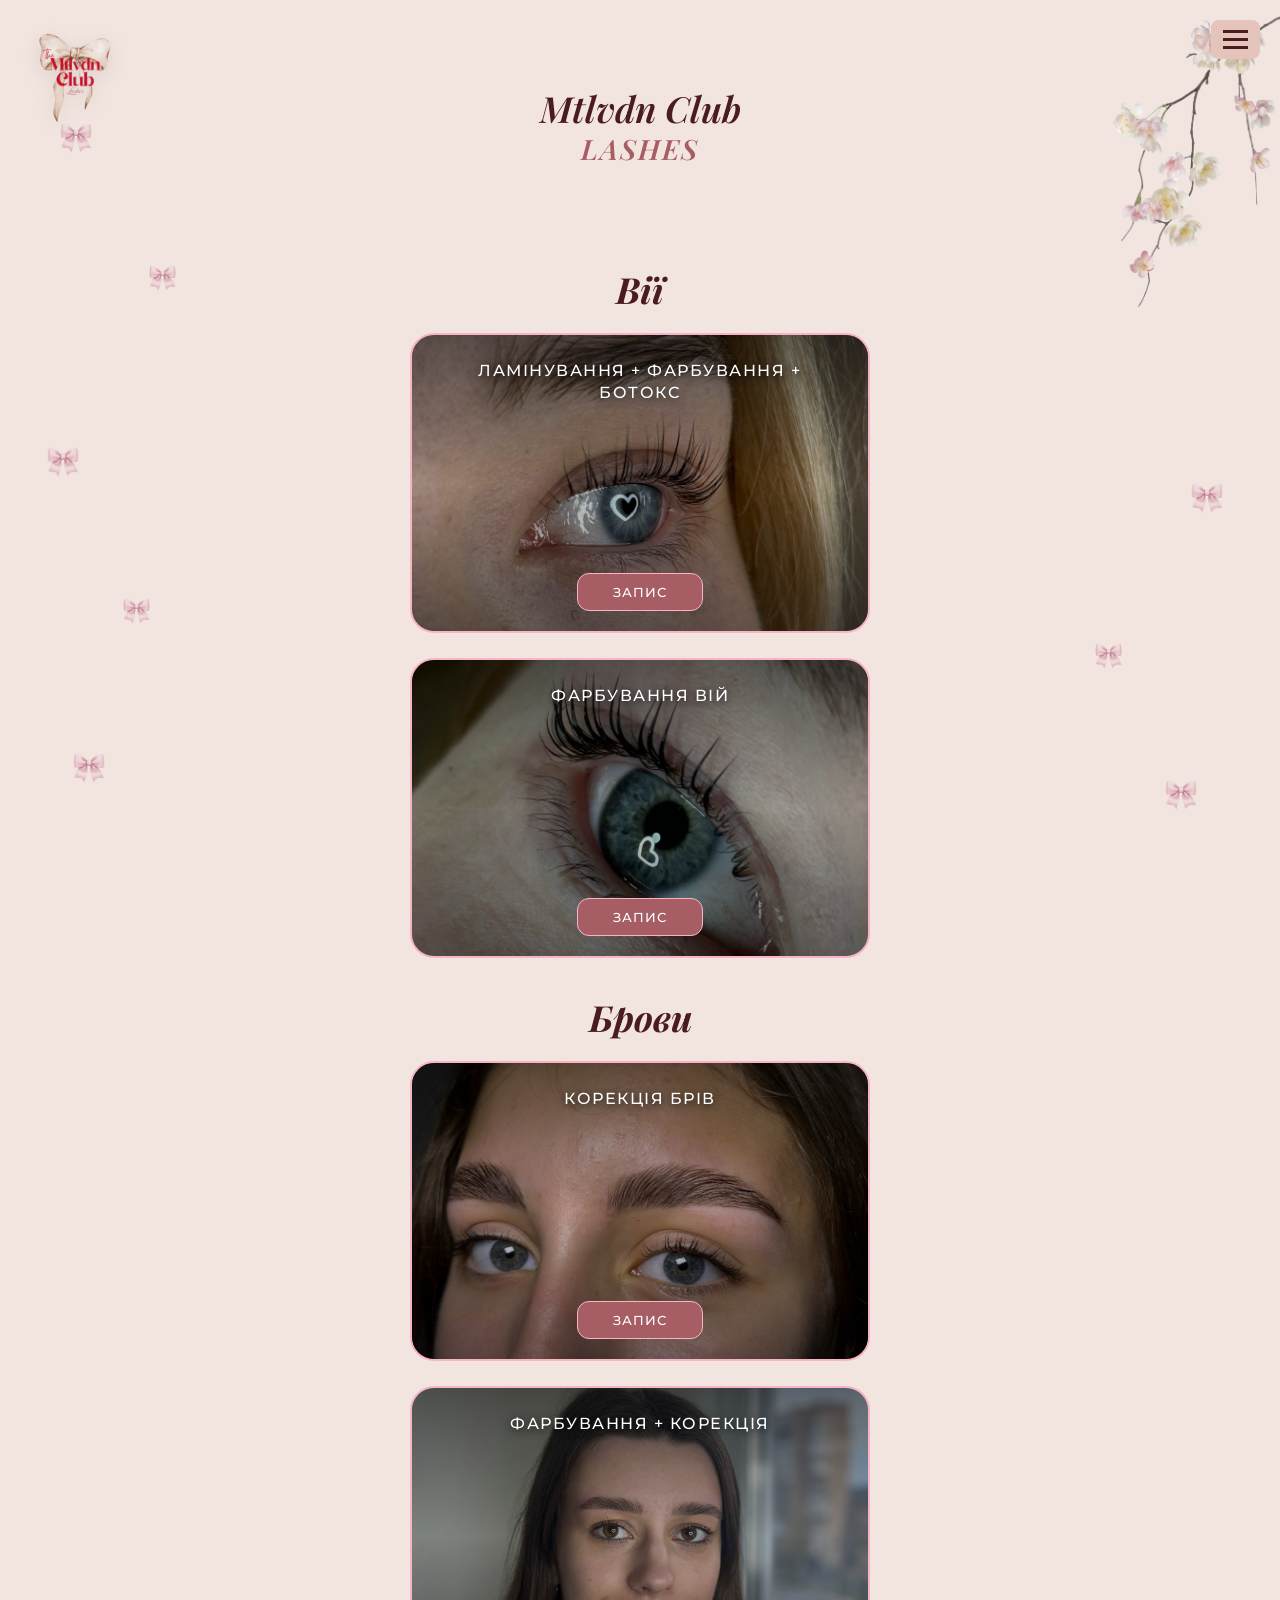
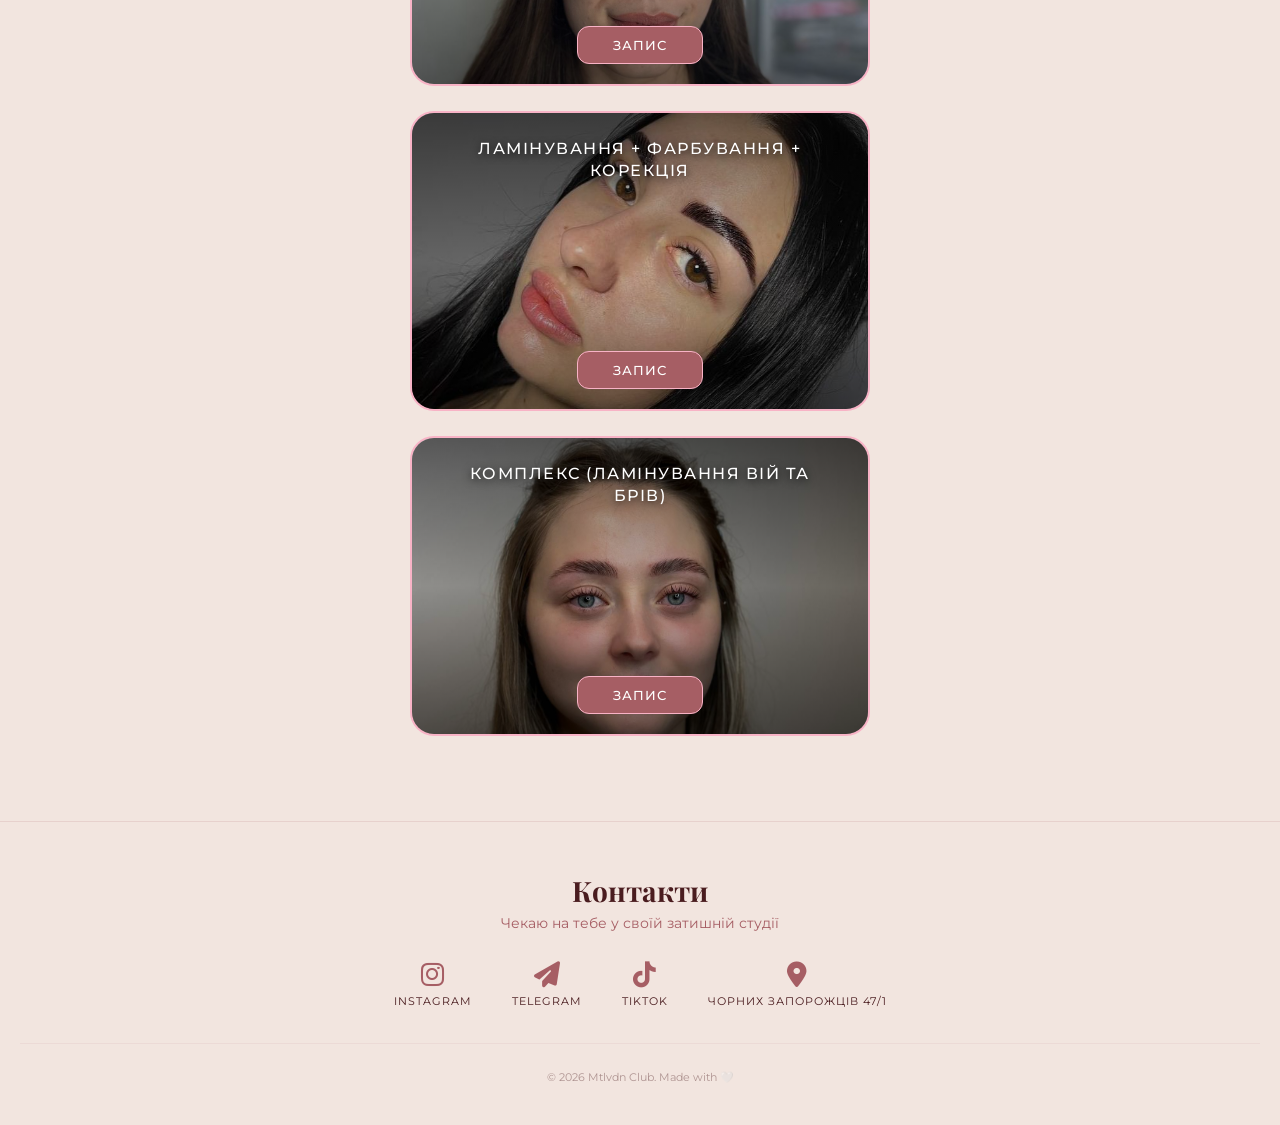
<file: index.html>
<!DOCTYPE html>
<html lang="uk">
<head>
    <meta charset="UTF-8">
    <meta name="viewport" content="width=device-width, initial-scale=1.0">
    <title>Mtlvdn Club Lashes</title>
    <link rel="stylesheet" href="style.css">
    <link rel="stylesheet" href="https://cdnjs.cloudflare.com/ajax/libs/font-awesome/6.5.1/css/all.min.css">
    <link href="https://fonts.googleapis.com/css2?family=Montserrat:wght@300;400;500;600&display=swap" rel="stylesheet">
    <link href="https://fonts.googleapis.com/css2?family=Playfair+Display:ital,wght@0,400;0,700;1,600&display=swap" rel="stylesheet">
</head>
<body style="background-color: #f2e5df;">

    <header class="hero">
        <div class="bow bow-1"></div>
        <div class="bow bow-2"></div>
        <div class="bow bow-3"></div>
        <div class="bow bow-4"></div>
        <div class="bow bow-5"></div>
        <div class="bow bow-6"></div>
        <div class="bow bow-7"></div>
        <div class="bow bow-8"></div>
        <div class="bow bow-9"></div>
        <div class="bow bow-10"></div>


        <a href="index.html">
            <img src="images/logo.png" alt="Логотип" class="main-logo">
        </a>

        <div class="header-title">
            <span class="main-text">Mtlvdn Club</span>
            <span class="sub-text">Lashes</span>
        </div>

        <div class="menu-toggle" id="mobile-menu" style="z-index: 9999 !important; cursor: pointer;" 
             onclick="
                this.classList.toggle('active');
                var m = document.getElementById('actual-menu');
                if(m.style.display === 'flex') { m.style.display = 'none'; } else { m.style.display = 'flex'; }
             ">
            <span class="bar"></span>
            <span class="bar"></span>
            <span class="bar"></span>
        </div>

        <nav class="nav-menu" id="actual-menu" style="display: none; position: fixed; top: 0; left: 0; width: 100%; height: 100%; background: rgba(242, 229, 223, 0.98); justify-content: center; align-items: center; z-index: 9998 !important;" 
             onclick="
                document.getElementById('mobile-menu').classList.remove('active'); 
                this.style.display = 'none';
             ">
            <div class="menu-glass-box" style="background: rgba(255, 255, 255, 0.4); backdrop-filter: blur(15px); -webkit-backdrop-filter: blur(15px); border: 1px solid rgba(248, 179, 198, 0.5); border-radius: 35px; padding: 30px; width: 85%; max-width: 360px; box-shadow: 0 15px 35px rgba(74, 28, 31, 0.08);" onclick="event.stopPropagation();">
                <ul style="list-style: none; padding: 0; margin: 0; width: 100%;">
                    <li><a href="services.html" class="menu-btn-item">Послуги</a></li>
                    <li><a href="about.html" class="menu-btn-item">Про мене</a></li>
                    <li><a href="faq.html" class="menu-btn-item">Часті питання</a></li>
                    <li><a href="#contacts" class="menu-btn-item" onclick="document.getElementById('actual-menu').style.display = 'none'; document.getElementById('mobile-menu').classList.remove('active');">Контакти</a></li>
                    <li><a href="javascript:void(0)" onclick="document.getElementById('actual-menu').style.display = 'none'; document.getElementById('mobile-menu').classList.remove('active'); openModal();" class="menu-btn-item special">Записатися</a></li>
                </ul>
            </div>
        </nav>
        <img src="images/sakura.png" alt="Sakura" class="sakura-top-right">
    </header>

    <main id="services" class="services-section animate-fade">
        <h2 class="category-title">Вії</h2>
        
        <div class="service-item bg-card" style="background-image: url('images/lashes1.jpg');">
            <div class="card-content">
                <h3 class="card-name">Ламінування + фарбування + ботокс</h3>
                <button class="card-btn" onclick="openModal('Ламінування+фарбування+ботокс (500грн)')">ЗАПИС</button>
            </div>
        </div>

        <div class="service-item bg-card" style="background-image: url('images/lashes2.jpg');">
            <div class="card-content">
                <h3 class="card-name">Фарбування вій</h3>
                <button class="card-btn" onclick="openModal('Фарбування вій (150 грн)')">ЗАПИС</button>
            </div>
        </div>

        <h2 class="category-title">Брови</h2>

        <div class="service-item bg-card" style="background-image: url('images/brows1.jpg');">
            <div class="card-content">
                <h3 class="card-name">Корекція брів</h3>
                <button class="card-btn" onclick="openModal('Корекція брів (200 грн)')">ЗАПИС</button>
            </div>
        </div>

        <div class="service-item bg-card" style="background-image: url('images/brows2.jpg');">
            <div class="card-content">
                <h3 class="card-name">Фарбування + корекція</h3>
                <button class="card-btn" onclick="openModal('Фарбування+корекція (400 грн)')">ЗАПИС</button>
            </div>
        </div>

        <div class="service-item bg-card" style="background-image: url('images/brows3.jpg');">
            <div class="card-content">
                <h3 class="card-name">Ламінування + фарбування + корекція</h3>
                <button class="card-btn" onclick="openModal('Ламінування+фарбування+корекція (600грн)')">ЗАПИС</button>
            </div>
        </div>

        <div class="service-item bg-card" style="background-image: url('images/complex.jpg'); position: relative; height: 300px; border-radius: 24px; background-size: cover; background-position: center; overflow: hidden; display: flex; flex-direction: column; justify-content: flex-end;">
            <div class="card-content" style="width: 100%; padding: 25px 15px 20px 15px; box-sizing: border-box; display: flex; flex-direction: column; align-items: center;">
                <h3 class="card-name" style="text-shadow: 0 2px 8px rgba(0, 0, 0, 0.9);">Комплекс (Ламінування вій та брів)</h3>
                <button class="card-btn" onclick="openModal('Комплекс (1000 грн)')">ЗАПИС</button>
            </div>
        </div>
    </main>
            
    <div id="bookingModal" class="modal">
        <div class="modal-overlay" onclick="closeModal()"></div>
        <div class="modal-content">
            <span class="close-modal" onclick="closeModal()">&times;</span>
            <h2 class="modal-title">Запишіться на прийом</h2>
            
            <form id="bookingForm">
                <div class="input-group">
                    <label>Оберіть послугу:</label>
                    <select id="service" name="service" class="modal-input" required>
                        <option value="" disabled selected>Виберіть з переліку...</option>
                        <optgroup label="Вії">
                            <option value="Ламінування+фарбування+ботокс (500грн)">Ламінування+фарбування+ботокс — 500 грн</option>
                            <option value="Фарбування вій (150 грн)">Фарбування вій — 150 грн</option>
                        </optgroup>
                        <optgroup label="Брови">
                            <option value="Корекція брів (200 грн)">Корекція брів — 200 грн</option>
                            <option value="Фарбування+корекція (400 грн)">Фарбування+корекція — 400 грн</option>
                            <option value="Ламінування+фарбування+корекція (600грн)">Ламінування+фарбування+корекція — 600 грн</option>
                            <option value="Депіляція над верхньою губою (200грн)">Депіляція над верхньою губою — 200 грн</option>
                        </optgroup>
                        <optgroup label="Комплекси">
                            <option value="Комплекс (1000 грн)">Комплекс (Корекція, ламінування та фарбування брів та вій) — 1000 грн</option>
                        </optgroup>
                    </select>
                </div>

                <div class="input-group">
                    <label>Ваше ім'я:</label>
                    <input type="text" name="name" class="modal-input" placeholder="Введіть ім'я" required>
                </div>

                <div class="input-group">
                    <label>Номер телефону:</label>
                    <input type="tel" name="phone" class="modal-input" placeholder="+380..." required>
                </div>

                <div class="input-group">
                    <label>Дата візиту:</label>
                    <input type="date" name="date" class="modal-input" required style="display: block !important; width: 100% !important; box-sizing: border-box !important;">
                </div>
                
                <div class="input-group">
                    <label>Час візиту:</label>
                    <input type="time" name="time" class="modal-input" required style="display: block !important; width: 100% !important; box-sizing: border-box !important;">
                </div>

                <div class="input-group">
                    <label>Коментар:</label>
                    <textarea name="comment" class="modal-input" rows="3" placeholder="Ваші побажання..."></textarea>
                </div>

                <button type="submit" class="submit-btn">Підтвердити запис</button>
            </form>
        </div>
    </div>

    <div id="success-modal" class="modal">
        <div class="modal-overlay" onclick="closeSuccessModal()"></div>
        <div class="modal-content" style="text-align: center;">
            <div class="success-icon-wrapper">
                <svg viewBox="0 0 24 24" fill="none" xmlns="http://www.w3.org/2000/svg" style="width: 50px; height: 50px;">
                    <path d="M12 2L14.8 9.2L22 12L14.8 14.8L12 22L9.2 14.8L2 12L9.2 9.2L12 2Z" fill="#a65e64"/>
                </svg>
            </div>
            <h3 style="font-family: 'Playfair Display', serif; font-size: 24px; color: #4a1c1f; margin-bottom: 10px;">Дякуємо!</h3>
            <p style="font-family: 'Montserrat', sans-serif; font-size: 14px; color: #5a3e3f; margin-bottom: 20px;">Ваша заявка успішно відправлена. Ми зв'яжемося з вами найближчим часом!</p>
            <button onclick="closeSuccessModal()" class="submit-btn">Гаразд</button>
        </div>
    </div>

    <footer id="contacts" class="footer-section">
        <div class="footer-content">
            <h2 class="footer-title">Контакти</h2>
            <p class="footer-subtitle">Чекаю на тебе у своїй затишній студії</p>
            
             <div class="contact-links">
    <a href="https://instagram.com/mtlvdn.club_lashes" target="_blank" class="contact-item">
        <i class="fa-brands fa-instagram footer-icon"></i>
        <span class="label">Instagram</span>
    </a>
    
    <a href="https://t.me/mtlvdn" target="_blank" class="contact-item">
        <i class="fa-solid fa-paper-plane footer-icon"></i>
        <span class="label">Telegram</span>
    </a>

    <a href="https://www.tiktok.com/@mtlvdn.club_lashes?_r=1&_t=ZS-972VdNHEYEa" target="_blank" class="contact-item">
        <i class="fa-brands fa-tiktok footer-icon"></i>
        <span class="label">TikTok</span>
    </a>

    <a href="https://maps.app.goo.gl/yHMRMbnvWUcdjjW39" target="_blank" class="contact-item">
        <i class="fa-solid fa-location-dot footer-icon"></i>
        <span class="label">Чорних Запорожців 47/1</span>
    </a>
</div>
            <div class="footer-bottom">
                <p>© 2026 Mtlvdn Club. Made with 🤍</p>
            </div>
        </div>
    </footer>

    <script src="script.js"></script> 
</body>
</html>
</file>
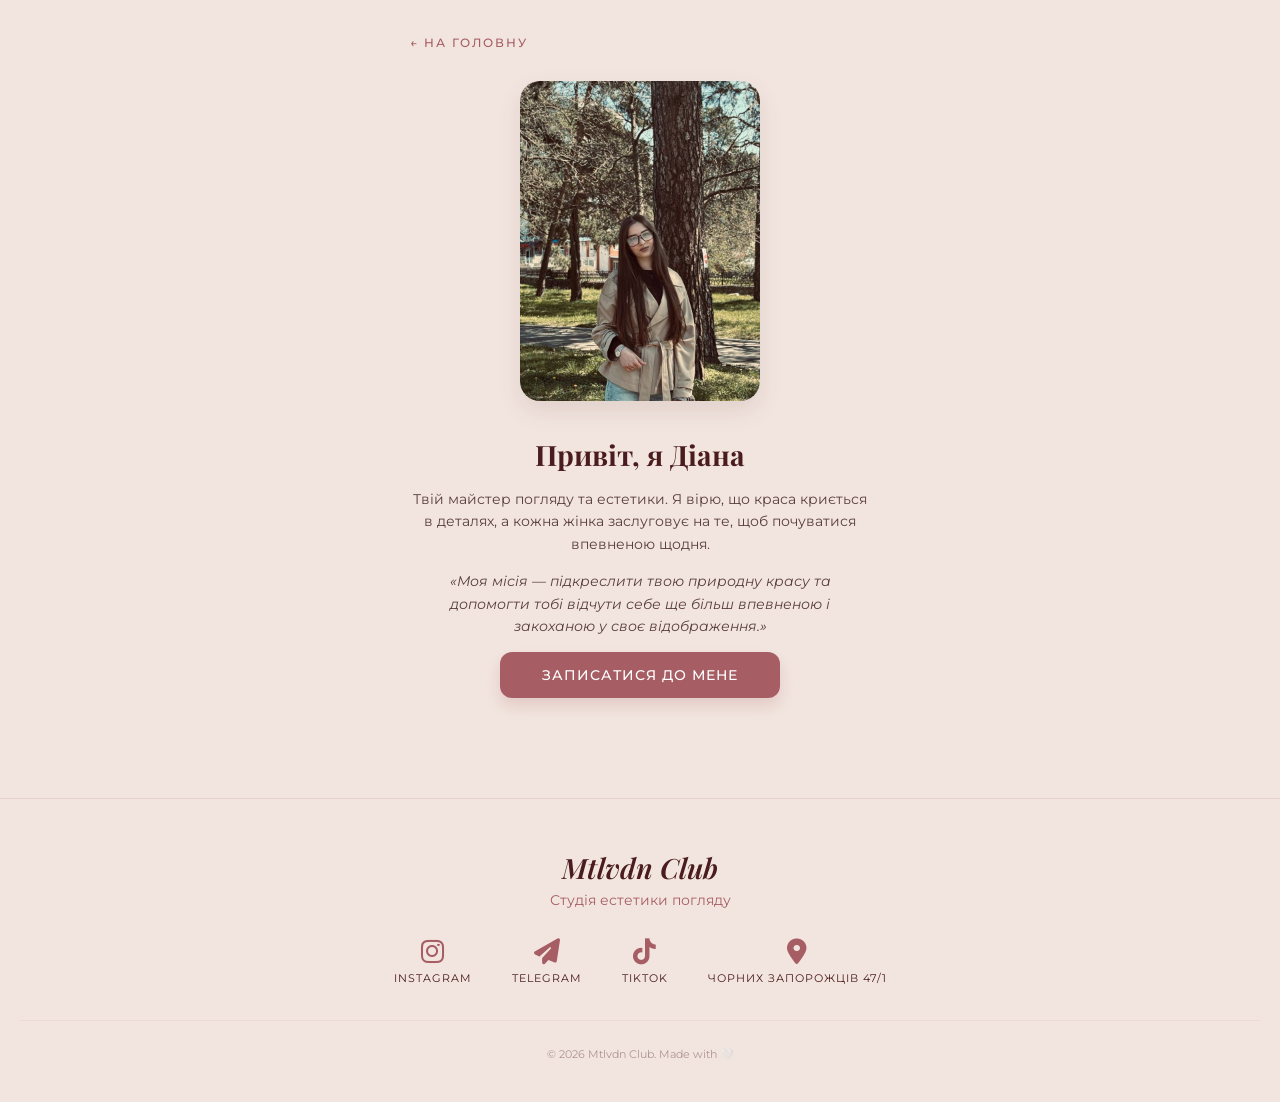
<file: about.html>
<!DOCTYPE html>
<html lang="uk">
<head>
    <meta charset="UTF-8">
    <meta name="viewport" content="width=device-width, initial-scale=1.0">
    <title>Про мене | Mtlvdn Club</title>
    <link rel="stylesheet" href="style.css">
    <link rel="stylesheet" href="https://cdnjs.cloudflare.com/ajax/libs/font-awesome/6.5.1/css/all.min.css">
    <link href="https://fonts.googleapis.com/css2?family=Montserrat:wght@300;400;500;600&family=Playfair+Display:ital,wght@1,600&display=swap" rel="stylesheet">
</head>
<body style="background-color: #f2e5df;">

    <div class="about-container animate-fade">
        <a href="index.html" class="back-link">← на головну</a>

        <div class="about-photo-wrapper">
            <img src="images/your-photo.jpg" alt="Майстер" class="about-img">
        </div>

        <div class="about-content">
            <h1 class="about-title">Привіт, я Діана</h1>
            
            <p class="about-text" style="text-align: center; font-family: 'Montserrat', sans-serif; font-size: 14px; color: #5a3e3f; line-height: 1.6; margin-bottom: 15px;">
                Твій майстер погляду та естетики. Я вірю, що краса криється в деталях, а кожна жінка заслуговує на те, щоб почуватися впевненою щодня.
            </p>
            
            <p class="about-text" style="text-align: center; font-style: italic; font-size: 15px; color: #4a1c1f; line-height: 1.7; margin-bottom: 35px; font-weight: 500;">
                «Моя місія — підкреслити твою природну красу та допомогти тобі відчути себе ще більш впевненою і закоханою у своє відображення.»
            </p>
            
            <a href="javascript:void(0)" onclick="openModal()" class="mega-booking-btn" 
               style="display: block !important; margin: 0 auto 40px auto !important; text-align: center !important; text-decoration: none !important; background-color: #a65e64 !important; color: white !important; padding: 14px 25px !important; width: 100% !important; max-width: 280px !important; border-radius: 12px !important; font-family: 'Montserrat', sans-serif !important; font-size: 14px !important; font-weight: 500 !important; text-transform: uppercase !important; letter-spacing: 1px !important; box-shadow: 0 8px 15px rgba(166, 94, 100, 0.2) !important; box-sizing: border-box !important;">
               Записатися до мене
            </a>
        </div>
    </div>

    <footer id="contacts" class="footer-section">
        <div class="footer-content">
            <h2 class="footer-title" style="font-family: 'Playfair Display', serif; font-style: italic; font-weight: 600; font-size: 32px; color: #4a1c1f; margin-bottom: 5px;">Mtlvdn Club</h2>
            <p class="footer-subtitle" style="font-family: 'Montserrat', sans-serif; font-size: 14px; color: #a65e64; margin-bottom: 30px;">Студія естетики погляду</p>
            
      <div class="contact-links">
    <a href="https://instagram.com/mtlvdn.club_lashes" target="_blank" class="contact-item">
        <i class="fa-brands fa-instagram footer-icon"></i>
        <span class="label">Instagram</span>
    </a>
    
    <a href="https://t.me/mtlvdn" target="_blank" class="contact-item">
        <i class="fa-solid fa-paper-plane footer-icon"></i>
        <span class="label">Telegram</span>
    </a>

    <a href="https://www.tiktok.com/@mtlvdn.club_lashes?_r=1&_t=ZS-972VdNHEYEa" target="_blank" class="contact-item">
        <i class="fa-brands fa-tiktok footer-icon"></i>
        <span class="label">TikTok</span>
    </a>

    <a href="https://maps.app.goo.gl/yHMRMbnvWUcdjjW39" target="_blank" class="contact-item">
        <i class="fa-solid fa-location-dot footer-icon"></i>
        <span class="label">Чорних Запорожців 47/1</span>
    </a>
</div>

            <div class="footer-bottom">
                 <p>© 2026 Mtlvdn Club. Made with 🤍</p>
            </div>
        </div>
    </footer>

    <div id="bookingModal" class="modal" style="display: none; position: fixed; top: 0; left: 0; width: 100%; height: 100%; z-index: 5000; align-items: center; justify-content: center;">
        <div class="modal-overlay" onclick="closeModal()" style="position: absolute; top: 0; left: 0; width: 100%; height: 100%; background: rgba(40, 20, 22, 0.4); backdrop-filter: blur(4px); -webkit-backdrop-filter: blur(4px);"></div>
        <div class="modal-content" style="background-color: #f2e5df !important; position: relative; z-index: 5002; padding: 25px !important; border-radius: 24px !important; width: 88% !important; max-width: 340px !important; border: 2px solid #f8b3c6 !important; box-shadow: 0 15px 35px rgba(74, 28, 31, 0.15) !important; box-sizing: border-box !important;">
            <span class="close-modal" onclick="closeModal()" style="position: absolute; top: 12px; right: 18px; font-size: 26px; color: #a65e64; cursor: pointer;">&times;</span>
            <h2 class="modal-title" style="font-family: 'Playfair Display', serif !important; color: #4a1c1f !important; text-align: center !important; font-size: 22px !important; margin: 0 0 20px 0 !important;">Запишіться на прийом</h2>
            
            <form id="bookingForm">
                <div class="input-group" style="margin-bottom: 10px !important;">
                    <label style="display: block !important; font-family: 'Montserrat', sans-serif !important; font-size: 12px !important; color: #4a1c1f !important; margin-bottom: 4px !important; text-align: left !important;">Оберіть послугу:</label>
                    <select id="service" name="service" class="modal-input" required style="width: 100% !important; padding: 10px 12px !important; border: 1.5px solid #f8b3c6 !important; border-radius: 12px !important; background: #ffffff !important; font-family: 'Montserrat', sans-serif !important; font-size: 14px !important; box-sizing: border-box !important; outline: none !important;">
                        <option value="" disabled selected>Виберіть з переліку...</option>
                        <optgroup label="Вії">
                            <option value="Ламінування+фарбування+ботокс (500грн)">Ламінування+фарбування+ботокс — 500 грн</option>
                            <option value="Фарбування вій (150 грн)">Фарбування вій — 150 грн</option>
                        </optgroup>
                        <optgroup label="Брови">
                            <option value="Корекція брів (200 грн)">Корекція брів — 200 грн</option>
                            <option value="Фарбування+корекція (400 грн)">Фарбування+корекція — 400 грн</option>
                            <option value="Ламінування+фарбування+корекція (600грн)">Ламінування+фарбування+корекція — 600 грн</option>
                            <option value="Депіляція над верхньою губою (200грн)">Депіляція над верхньою губою — 200 грн</option>
                        </optgroup>
                        <optgroup label="Комплекси">
                            <option value="Комплекс (1000 грн)">Комплекс (Корекція, ламінування та фарбування брів та вій) — 1000 грн</option>
                        </optgroup>
                    </select>
                </div>

                <div class="input-group" style="margin-bottom: 10px !important;">
                    <label style="display: block !important; font-family: 'Montserrat', sans-serif !important; font-size: 12px !important; color: #4a1c1f !important; margin-bottom: 4px !important; text-align: left !important;">Ваше ім'я:</label>
                    <input type="text" name="name" class="modal-input" placeholder="Введіть ім'я" required style="width: 100% !important; padding: 10px 12px !important; border: 1.5px solid #f8b3c6 !important; border-radius: 12px !important; background: #ffffff !important; font-family: 'Montserrat', sans-serif !important; font-size: 14px !important; box-sizing: border-box !important; outline: none !important;">
                </div>

                <div class="input-group" style="margin-bottom: 10px !important;">
                    <label style="display: block !important; font-family: 'Montserrat', sans-serif !important; font-size: 12px !important; color: #4a1c1f !important; margin-bottom: 4px !important; text-align: left !important;">Номер телефону:</label>
                    <input type="tel" name="phone" class="modal-input" placeholder="+380..." required style="width: 100% !important; padding: 10px 12px !important; border: 1.5px solid #f8b3c6 !important; border-radius: 12px !important; background: #ffffff !important; font-family: 'Montserrat', sans-serif !important; font-size: 14px !important; box-sizing: border-box !important; outline: none !important;">
                </div>

                <div class="input-group" style="margin-bottom: 10px !important;">
                    <label style="display: block !important; font-family: 'Montserrat', sans-serif !important; font-size: 12px !important; color: #4a1c1f !important; margin-bottom: 4px !important; text-align: left !important;">Дата візиту:</label>
                    <input type="date" name="date" class="modal-input" required style="width: 100% !important; padding: 10px 12px !important; border: 1.5px solid #f8b3c6 !important; border-radius: 12px !important; background: #ffffff !important; font-family: 'Montserrat', sans-serif !important; font-size: 14px !important; box-sizing: border-box !important; outline: none !important; display: flex !important; align-items: center !important; justify-content: flex-start !important; -webkit-appearance: none !important; appearance: none !important;">
                </div>
                
                <div class="input-group" style="margin-bottom: 10px !important;">
                    <label style="display: block !important; font-family: 'Montserrat', sans-serif !important; font-size: 12px !important; color: #4a1c1f !important; margin-bottom: 4px !important; text-align: left !important;">Час візиту:</label>
                    <input type="time" name="time" class="modal-input" required style="width: 100% !important; padding: 10px 12px !important; border: 1.5px solid #f8b3c6 !important; border-radius: 12px !important; background: #ffffff !important; font-family: 'Montserrat', sans-serif !important; font-size: 14px !important; box-sizing: border-box !important; outline: none !important; display: flex !important; align-items: center !important; justify-content: flex-start !important; -webkit-appearance: none !important; appearance: none !important;">
                </div>

                <div class="input-group" style="margin-bottom: 12px !important;">
                    <label style="display: block !important; font-family: 'Montserrat', sans-serif !important; font-size: 12px !important; color: #4a1c1f !important; margin-bottom: 4px !important; text-align: left !important;">Коментар:</label>
                    <textarea name="comment" class="modal-input" rows="3" placeholder="Ваші побажання..." style="width: 100% !important; padding: 10px 12px !important; border: 1.5px solid #f8b3c6 !important; border-radius: 12px !important; background: #ffffff !important; font-family: 'Montserrat', sans-serif !important; font-size: 14px !important; box-sizing: border-box !important; outline: none !important; resize: none !important;"></textarea>
                </div>

                <button type="submit" class="submit-btn" style="background: #a65e64 !important; color: white !important; border: none !important; padding: 13px 0 !important; width: 100% !important; border-radius: 12px !important; font-family: 'Montserrat', sans-serif !important; font-size: 15px !important; font-weight: 500 !important; cursor: pointer !important; text-transform: uppercase; letter-spacing: 1px;">Підтвердити запис</button>
            </form>
        </div>
    </div>

    <div id="success-modal" class="modal" style="display: none;">
        <div class="modal-overlay" onclick="closeSuccessModal()"></div>
        <div class="modal-content" style="text-align: center; background-color: #f2e5df !important; padding: 25px !important; border-radius: 24px !important; width: 88% !important; max-width: 340px !important; border: 2px solid #f8b3c6 !important; box-sizing: border-box !important;">
            <div style="margin-bottom: 15px !important; display: inline-block;">
                <svg viewBox="0 0 24 24" fill="none" xmlns="http://www.w3.org/2000/svg" style="width: 50px; height: 50px;">
                    <path d="M12 2L14.8 9.2L22 12L14.8 14.8L12 22L9.2 14.8L2 12L9.2 9.2L12 2Z" fill="#a65e64"/>
                </svg>
            </div>
            <h3 style="font-family: 'Playfair Display', serif; font-size: 24px; color: #4a1c1f; margin-bottom: 10px;">Дякуємо!</h3>
            <p style="font-family: 'Montserrat', sans-serif; font-size: 14px; color: #5a3e3f; margin-bottom: 20px;">Ваша заявка успішно відправлена. Ми зв'яжемося з вами найближчим часом!</p>
            <button onclick="closeSuccessModal()" class="submit-btn" style="background: #a65e64 !important; color: white !important; border: none !important; padding: 13px 0 !important; width: 100% !important; border-radius: 12px !important; font-family: 'Montserrat', sans-serif !important; font-size: 15px !important; font-weight: 500 !important; cursor: pointer !important; text-transform: uppercase;">Гаразд</button>
        </div>
    </div>

    <script src="script.js"></script>
    <script>
        window.onclick = function(event) {
            const modal = document.getElementById("bookingModal");
            const successModal = document.getElementById("success-modal");
            if (event.target == modal) { 
                closeModal(); 
            }
            if (event.target == successModal) { 
                closeSuccessModal(); 
            }
        }
    </script>
</body>
</html>
</html>
</file>
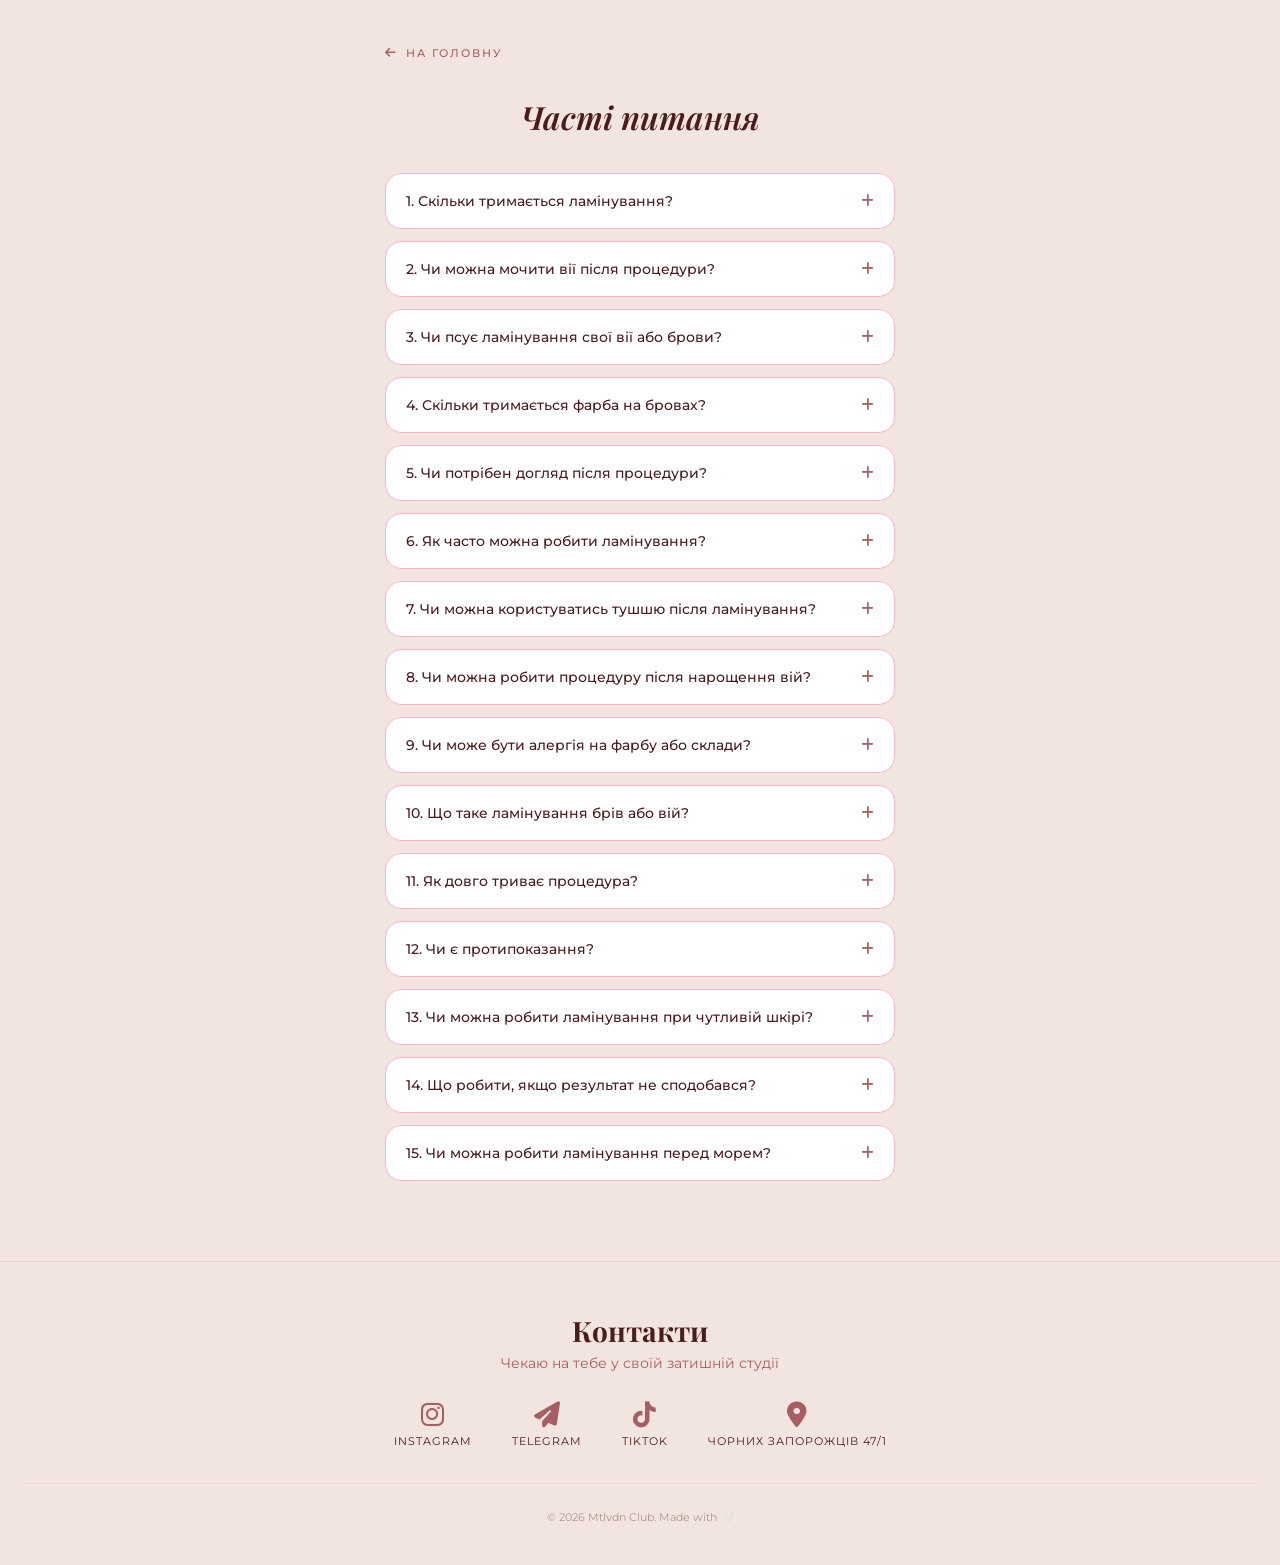
<file: faq.html>
<!DOCTYPE html>
<html lang="uk">
<head>
    <meta charset="UTF-8">
    <meta name="viewport" content="width=device-width, initial-scale=1.0">
    <title>Часті питання | Mtlvdn Club</title>
    <link rel="stylesheet" href="style.css">
    <link rel="stylesheet" href="https://cdnjs.cloudflare.com/ajax/libs/font-awesome/6.5.1/css/all.min.css">
    <link href="https://fonts.googleapis.com/css2?family=Montserrat:wght@300;400;500;600&display=swap" rel="stylesheet">
    <link href="https://fonts.googleapis.com/css2?family=Playfair+Display:ital,wght=0,400;0,700;1,600&display=swap" rel="stylesheet">
    <style>
        .faq-page-wrapper {
            max-width: 550px !important;
            margin: 0 auto !important;
            padding: 40px 20px 80px 20px !important;
            box-sizing: border-box;
        }

        .faq-back-btn {
            display: inline-flex;
            align-items: center;
            text-decoration: none;
            color: #a65e64;
            font-family: 'Montserrat', sans-serif;
            font-size: 11px;
            text-transform: uppercase;
            letter-spacing: 2px;
            font-weight: 500;
            margin-bottom: 35px;
            transition: all 0.3s ease;
        }

        .faq-back-btn:hover {
            transform: translateX(-4px);
            color: #4a1c1f;
        }

        .faq-back-btn i {
            margin-right: 8px;
            font-size: 12px;
        }

        .faq-page-title {
            font-family: 'Playfair Display', serif !important;
            font-style: italic !important;
            font-weight: 600 !important;
            font-size: 32px !important;
            color: #4a1c1f !important;
            text-align: center !important;
            margin: 0 0 35px 0 !important;
        }
    </style>
</head>
<body style="background-color: #f2e5df;">

    <div class="faq-page-wrapper animate-fade">
        
        <a href="index.html" class="faq-back-btn">
            <i class="fa-solid fa-arrow-left"></i> На головну
        </a>

        <h1 class="faq-page-title">Часті питання</h1>

        <div class="faq-container" style="display: flex; flex-direction: column; gap: 12px;">
            
            <div class="faq-item" style="background: #ffffff; border: 1.5px solid #f8b3c6; border-radius: 16px; overflow: hidden; transition: all 0.3s ease;" onclick="togglePageFaq(this)">
                <div style="padding: 18px 20px; display: flex; justify-content: space-between; align-items: center; cursor: pointer; font-family: 'Montserrat', sans-serif; font-size: 14px; font-weight: 500; color: #4a1c1f;">
                    <span>1. Скільки тримається ламінування?</span>
                    <i class="fa-solid fa-plus faq-icon" style="color: #a65e64; transition: transform 0.3s ease; font-size: 14px;"></i>
                </div>
                <div class="faq-answer" style="max-height: 0; overflow: hidden; transition: max-height 0.3s ease-out; font-family: 'Montserrat', sans-serif; font-size: 13px; line-height: 1.6; color: #5a3e3f; background: #fffbfb;">
                    <p style="padding: 0 20px 18px 20px; margin: 0;">Ефект від ламінування зазвичай тримається від 1 до 2 місяців (4–8 тижнів). Це залежить від природного циклу оновлення волосків та правильного догляду після процедури.<br><br><strong>Важливо:</strong> ефект на віях не зникає раптово в один день — він поступово слабшає, тому навіть на 7–8 тижні частина вій ще може зберігати вигин.</p>
                </div>
            </div>

            <div class="faq-item" style="background: #ffffff; border: 1.5px solid #f8b3c6; border-radius: 16px; overflow: hidden; transition: all 0.3s ease;" onclick="togglePageFaq(this)">
                <div style="padding: 18px 20px; display: flex; justify-content: space-between; align-items: center; cursor: pointer; font-family: 'Montserrat', sans-serif; font-size: 14px; font-weight: 500; color: #4a1c1f;">
                    <span>2. Чи можна мочити вії після процедури?</span>
                    <i class="fa-solid fa-plus faq-icon" style="color: #a65e64; transition: transform 0.3s ease; font-size: 14px;"></i>
                </div>
                <div class="faq-answer" style="max-height: 0; overflow: hidden; transition: max-height 0.3s ease-out; font-family: 'Montserrat', sans-serif; font-size: 13px; line-height: 1.6; color: #5a3e3f; background: #fffbfb;">
                    <p style="padding: 0 20px 18px 20px; margin: 0;">Ні, протягом перших кількох годин варто уникати контакту з водою, не терти очі та не чіпати вії руками.<br><br>У кінці дня обов’язково потрібно змити залишки складників і фарбника — це важлива частина догляду після ламінування. Також бажано утриматися від відвідування сауни, солярію, СПА та басейну в першу добу після процедури.</p>
                </div>
            </div>

            <div class="faq-item" style="background: #ffffff; border: 1.5px solid #f8b3c6; border-radius: 16px; overflow: hidden; transition: all 0.3s ease;" onclick="togglePageFaq(this)">
                <div style="padding: 18px 20px; display: flex; justify-content: space-between; align-items: center; cursor: pointer; font-family: 'Montserrat', sans-serif; font-size: 14px; font-weight: 500; color: #4a1c1f;">
                    <span>3. Чи псує ламінування свої вії або брови?</span>
                    <i class="fa-solid fa-plus faq-icon" style="color: #a65e64; transition: transform 0.3s ease; font-size: 14px;"></i>
                </div>
                <div class="faq-answer" style="max-height: 0; overflow: hidden; transition: max-height 0.3s ease-out; font-family: 'Montserrat', sans-serif; font-size: 13px; line-height: 1.6; color: #5a3e3f; background: #fffbfb;">
                    <p style="padding: 0 20px 18px 20px; margin: 0;">Ні, при правильному виконанні процедури, використанні якісних матеріалів та належному догляді ламінування не шкодить волоскам.</p>
                </div>
            </div>

            <div class="faq-item" style="background: #ffffff; border: 1.5px solid #f8b3c6; border-radius: 16px; overflow: hidden; transition: all 0.3s ease;" onclick="togglePageFaq(this)">
                <div style="padding: 18px 20px; display: flex; justify-content: space-between; align-items: center; cursor: pointer; font-family: 'Montserrat', sans-serif; font-size: 14px; font-weight: 500; color: #4a1c1f;">
                    <span>4. Скільки тримається фарба на бровах?</span>
                    <i class="fa-solid fa-plus faq-icon" style="color: #a65e64; transition: transform 0.3s ease; font-size: 14px;"></i>
                </div>
                <div class="faq-answer" style="max-height: 0; overflow: hidden; transition: max-height 0.3s ease-out; font-family: 'Montserrat', sans-serif; font-size: 13px; line-height: 1.6; color: #5a3e3f; background: #fffbfb;">
                    <p style="padding: 0 20px 18px 20px; margin: 0;">На шкірі фарба тримається до 7 днів, а на волосках — приблизно 3–4 тижні.</p>
                </div>
            </div>

            <div class="faq-item" style="background: #ffffff; border: 1.5px solid #f8b3c6; border-radius: 16px; overflow: hidden; transition: all 0.3s ease;" onclick="togglePageFaq(this)">
                <div style="padding: 18px 20px; display: flex; justify-content: space-between; align-items: center; cursor: pointer; font-family: 'Montserrat', sans-serif; font-size: 14px; font-weight: 500; color: #4a1c1f;">
                    <span>5. Чи потрібен догляд після процедури?</span>
                    <i class="fa-solid fa-plus faq-icon" style="color: #a65e64; transition: transform 0.3s ease; font-size: 14px;"></i>
                </div>
                <div class="faq-answer" style="max-height: 0; overflow: hidden; transition: max-height 0.3s ease-out; font-family: 'Montserrat', sans-serif; font-size: 13px; line-height: 1.6; color: #5a3e3f; background: #fffbfb;">
                    <p style="padding: 0 20px 18px 20px; margin: 0;">Так, важливо використовувати олійки або спеціальні засоби для живлення волосків, а також не терти зону брів і вій.</p>
                </div>
            </div>

            <div class="faq-item" style="background: #ffffff; border: 1.5px solid #f8b3c6; border-radius: 16px; overflow: hidden; transition: all 0.3s ease;" onclick="togglePageFaq(this)">
                <div style="padding: 18px 20px; display: flex; justify-content: space-between; align-items: center; cursor: pointer; font-family: 'Montserrat', sans-serif; font-size: 14px; font-weight: 500; color: #4a1c1f;">
                    <span>6. Як часто можна робити ламінування?</span>
                    <i class="fa-solid fa-plus faq-icon" style="color: #a65e64; transition: transform 0.3s ease; font-size: 14px;"></i>
                </div>
                <div class="faq-answer" style="max-height: 0; overflow: hidden; transition: max-height 0.3s ease-out; font-family: 'Montserrat', sans-serif; font-size: 13px; line-height: 1.6; color: #5a3e3f; background: #fffbfb;">
                    <p style="padding: 0 20px 18px 20px; margin: 0;">Рекомендується повторювати процедуру не частіше ніж один раз на 1,5–2 місяці.</p>
                </div>
            </div>

            <div class="faq-item" style="background: #ffffff; border: 1.5px solid #f8b3c6; border-radius: 16px; overflow: hidden; transition: all 0.3s ease;" onclick="togglePageFaq(this)">
                <div style="padding: 18px 20px; display: flex; justify-content: space-between; align-items: center; cursor: pointer; font-family: 'Montserrat', sans-serif; font-size: 14px; font-weight: 500; color: #4a1c1f;">
                    <span>7. Чи можна користуватись тушшю після ламінування?</span>
                    <i class="fa-solid fa-plus faq-icon" style="color: #a65e64; transition: transform 0.3s ease; font-size: 14px;"></i>
                </div>
                <div class="faq-answer" style="max-height: 0; overflow: hidden; transition: max-height 0.3s ease-out; font-family: 'Montserrat', sans-serif; font-size: 13px; line-height: 1.6; color: #5a3e3f; background: #fffbfb;">
                    <p style="padding: 0 20px 18px 20px; margin: 0;">Так, але бажано не раніше ніж через 24 години після процедури. Краще використовувати неводостійку туш.</p>
                </div>
            </div>

            <div class="faq-item" style="background: #ffffff; border: 1.5px solid #f8b3c6; border-radius: 16px; overflow: hidden; transition: all 0.3s ease;" onclick="togglePageFaq(this)">
                <div style="padding: 18px 20px; display: flex; justify-content: space-between; align-items: center; cursor: pointer; font-family: 'Montserrat', sans-serif; font-size: 14px; font-weight: 500; color: #4a1c1f;">
                    <span>8. Чи можна робити процедуру після нарощення вій?</span>
                    <i class="fa-solid fa-plus faq-icon" style="color: #a65e64; transition: transform 0.3s ease; font-size: 14px;"></i>
                </div>
                <div class="faq-answer" style="max-height: 0; overflow: hidden; transition: max-height 0.3s ease-out; font-family: 'Montserrat', sans-serif; font-size: 13px; line-height: 1.6; color: #5a3e3f; background: #fffbfb;">
                    <p style="padding: 0 20px 18px 20px; margin: 0;">Так, але тільки після повного зняття нарощених вій.</p>
                </div>
            </div>

            <div class="faq-item" style="background: #ffffff; border: 1.5px solid #f8b3c6; border-radius: 16px; overflow: hidden; transition: all 0.3s ease;" onclick="togglePageFaq(this)">
                <div style="padding: 18px 20px; display: flex; justify-content: space-between; align-items: center; cursor: pointer; font-family: 'Montserrat', sans-serif; font-size: 14px; font-weight: 500; color: #4a1c1f;">
                    <span>9. Чи може бути алергія на фарбу або склади?</span>
                    <i class="fa-solid fa-plus faq-icon" style="color: #a65e64; transition: transform 0.3s ease; font-size: 14px;"></i>
                </div>
                <div class="faq-answer" style="max-height: 0; overflow: hidden; transition: max-height 0.3s ease-out; font-family: 'Montserrat', sans-serif; font-size: 13px; line-height: 1.6; color: #5a3e3f; background: #fffbfb;">
                    <p style="padding: 0 20px 18px 20px; margin: 0;">Так, у людей із чутливою шкірою можлива алергічна реакція, тому за бажанням можна попередньо зробити тест на алергію.</p>
                </div>
            </div>

            <div class="faq-item" style="background: #ffffff; border: 1.5px solid #f8b3c6; border-radius: 16px; overflow: hidden; transition: all 0.3s ease;" onclick="togglePageFaq(this)">
                <div style="padding: 18px 20px; display: flex; justify-content: space-between; align-items: center; cursor: pointer; font-family: 'Montserrat', sans-serif; font-size: 14px; font-weight: 500; color: #4a1c1f;">
                    <span>10. Що таке ламінування брів або вій?</span>
                    <i class="fa-solid fa-plus faq-icon" style="color: #a65e64; transition: transform 0.3s ease; font-size: 14px;"></i>
                </div>
                <div class="faq-answer" style="max-height: 0; overflow: hidden; transition: max-height 0.3s ease-out; font-family: 'Montserrat', sans-serif; font-size: 13px; line-height: 1.6; color: #5a3e3f; background: #fffbfb;">
                    <p style="padding: 0 20px 18px 20px; margin: 0;">Ламінування — це процедура, яка допомагає надати бровам і віям більш доглянутого та виразного вигляду.<br><br>Вії стають підкрученими, візуально довшими та об’ємнішими, а брови — більш слухняними, акуратно вкладеними та густішими на вигляд. Під час процедури також часто виконується фарбування та живлення волосків.</p>
                </div>
            </div>

            <div class="faq-item" style="background: #ffffff; border: 1.5px solid #f8b3c6; border-radius: 16px; overflow: hidden; transition: all 0.3s ease;" onclick="togglePageFaq(this)">
                <div style="padding: 18px 20px; display: flex; justify-content: space-between; align-items: center; cursor: pointer; font-family: 'Montserrat', sans-serif; font-size: 14px; font-weight: 500; color: #4a1c1f;">
                    <span>11. Як довго триває процедура?</span>
                    <i class="fa-solid fa-plus faq-icon" style="color: #a65e64; transition: transform 0.3s ease; font-size: 14px;"></i>
                </div>
                <div class="faq-answer" style="max-height: 0; overflow: hidden; transition: max-height 0.3s ease-out; font-family: 'Montserrat', sans-serif; font-size: 13px; line-height: 1.6; color: #5a3e3f; background: #fffbfb;">
                    <p style="padding: 0 20px 18px 20px; margin: 0;">У середньому процедура займає від 40 хвилин до 1,5 години.</p>
                </div>
            </div>

            <div class="faq-item" style="background: #ffffff; border: 1.5px solid #f8b3c6; border-radius: 16px; overflow: hidden; transition: all 0.3s ease;" onclick="togglePageFaq(this)">
                <div style="padding: 18px 20px; display: flex; justify-content: space-between; align-items: center; cursor: pointer; font-family: 'Montserrat', sans-serif; font-size: 14px; font-weight: 500; color: #4a1c1f;">
                    <span>12. Чи є протипоказання?</span>
                    <i class="fa-solid fa-plus faq-icon" style="color: #a65e64; transition: transform 0.3s ease; font-size: 14px;"></i>
                </div>
                <div class="faq-answer" style="max-height: 0; overflow: hidden; transition: max-height 0.3s ease-out; font-family: 'Montserrat', sans-serif; font-size: 13px; line-height: 1.6; color: #5a3e3f; background: #fffbfb;">
                    <p style="padding: 0 20px 18px 20px; margin: 0;">Так, процедуру не рекомендується робити при захворюваннях очей, подразненнях шкіри, алергічних reactions, відкритих ранках або відразу після косметологічних процедур у зоні брів чи очей.</p>
                </div>
            </div>

            <div class="faq-item" style="background: #ffffff; border: 1.5px solid #f8b3c6; border-radius: 16px; overflow: hidden; transition: all 0.3s ease;" onclick="togglePageFaq(this)">
                <div style="padding: 18px 20px; display: flex; justify-content: space-between; align-items: center; cursor: pointer; font-family: 'Montserrat', sans-serif; font-size: 14px; font-weight: 500; color: #4a1c1f;">
                    <span>13. Чи можна робити ламінування при чутливій шкірі?</span>
                    <i class="fa-solid fa-plus faq-icon" style="color: #a65e64; transition: transform 0.3s ease; font-size: 14px;"></i>
                </div>
                <div class="faq-answer" style="max-height: 0; overflow: hidden; transition: max-height 0.3s ease-out; font-family: 'Montserrat', sans-serif; font-size: 13px; line-height: 1.6; color: #5a3e3f; background: #fffbfb;">
                    <p style="padding: 0 20px 18px 20px; margin: 0;">Так, але важливо заздалегідь попередити майстра про чутливість шкіри. За потреби можна зробити тест на алергію, щоб процедура була максимально комфортною та безпечною.</p>
                </div>
            </div>

            <div class="faq-item" style="background: #ffffff; border: 1.5px solid #f8b3c6; border-radius: 16px; overflow: hidden; transition: all 0.3s ease;" onclick="togglePageFaq(this)">
                <div style="padding: 18px 20px; display: flex; justify-content: space-between; align-items: center; cursor: pointer; font-family: 'Montserrat', sans-serif; font-size: 14px; font-weight: 500; color: #4a1c1f;">
                    <span>14. Що робити, якщо результат не сподобався?</span>
                    <i class="fa-solid fa-plus faq-icon" style="color: #a65e64; transition: transform 0.3s ease; font-size: 14px;"></i>
                </div>
                <div class="faq-answer" style="max-height: 0; overflow: hidden; transition: max-height 0.3s ease-out; font-family: 'Montserrat', sans-serif; font-size: 13px; line-height: 1.6; color: #5a3e3f; background: #fffbfb;">
                    <p style="padding: 0 20px 18px 20px; margin: 0;">Потрібно повідомити майстра про свої побажання. За можливості можна зробити корекцію або записатися на повторну консультацію.</p>
                </div>
            </div>

            <div class="faq-item" style="background: #ffffff; border: 1.5px solid #f8b3c6; border-radius: 16px; overflow: hidden; transition: all 0.3s ease;" onclick="togglePageFaq(this)">
                <div style="padding: 18px 20px; display: flex; justify-content: space-between; align-items: center; cursor: pointer; font-family: 'Montserrat', sans-serif; font-size: 14px; font-weight: 500; color: #4a1c1f;">
                    <span>15. Чи можна робити ламінування перед морем?</span>
                    <i class="fa-solid fa-plus faq-icon" style="color: #a65e64; transition: transform 0.3s ease; font-size: 14px;"></i>
                </div>
                <div class="faq-answer" style="max-height: 0; overflow: hidden; transition: max-height 0.3s ease-out; font-family: 'Montserrat', sans-serif; font-size: 13px; line-height: 1.6; color: #5a3e3f; background: #fffbfb;">
                    <p style="padding: 0 20px 18px 20px; margin: 0;">Так, але бажано робити процедуру за 3–5 днів до відпочинку. Важливу роль відіграє зволоження волосків, тому за потреби майстер може підібрати доглядові засоби.<br><br>Після контакту із солоною водою важливо промивати вії та брови прісною водою.<br><br>Щодо брів — перед відпочинком чудово підійде звичайне фарбування — це більш практичний варіант для моря та спеки.</p>
                </div>
            </div>

        </div>
    </div>

    <footer id="contacts" class="footer-section">
        <div class="footer-content">
            <h2 class="footer-title">Контакти</h2>
            <p class="footer-subtitle">Чекаю на тебе у своїй затишній студії</p>
            
            <div class="contact-links">
    <a href="https://instagram.com/mtlvdn.club_lashes" target="_blank" class="contact-item">
        <i class="fa-brands fa-instagram footer-icon"></i>
        <span class="label">Instagram</span>
    </a>
    
    <a href="https://t.me/mtlvdn" target="_blank" class="contact-item">
        <i class="fa-solid fa-paper-plane footer-icon"></i>
        <span class="label">Telegram</span>
    </a>

    <a href="https://www.tiktok.com/@mtlvdn.club_lashes?_r=1&_t=ZS-972VdNHEYEa" target="_blank" class="contact-item">
        <i class="fa-brands fa-tiktok footer-icon"></i>
        <span class="label">TikTok</span>
    </a>

    <a href="https://maps.app.goo.gl/yHMRMbnvWUcdjjW39" target="_blank" class="contact-item">
        <i class="fa-solid fa-location-dot footer-icon"></i>
        <span class="label">Чорних Запорожців 47/1</span>
    </a>
</div>

            <div class="footer-bottom">
                      <p class="footer-text">
    © 2026 Mtlvdn Club. Made with 🤍
</p>
            </div>
        </div>
    </footer>

    <script src="script.js"></script>
</body>
</html>
</file>
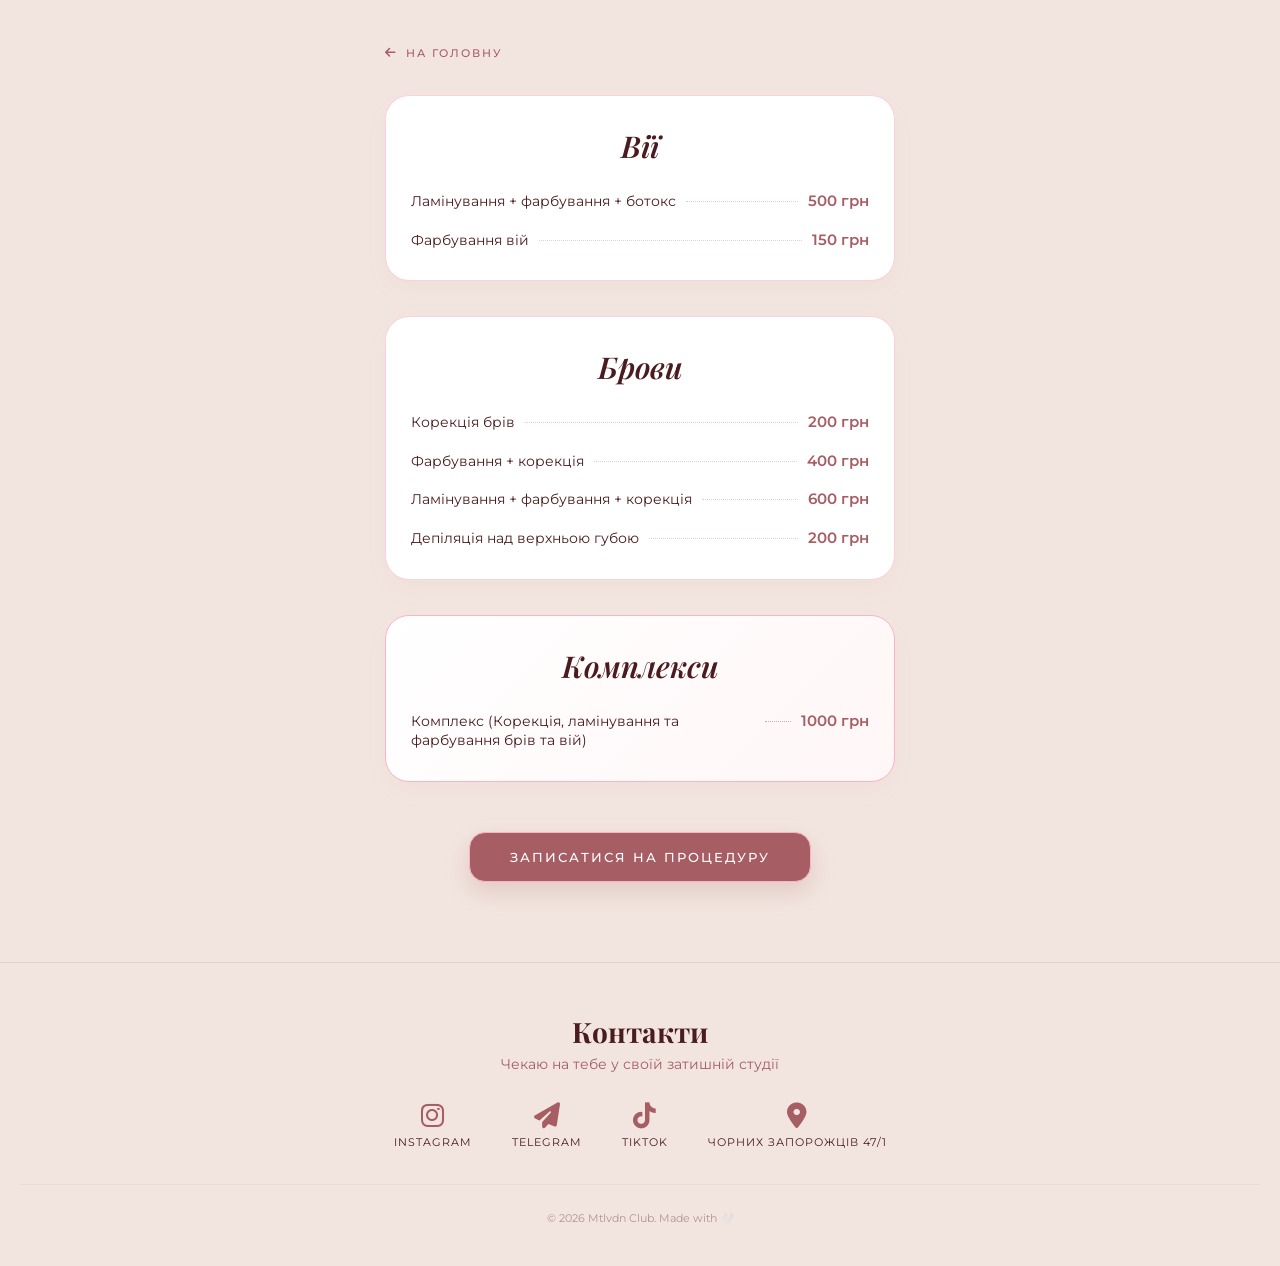
<file: services.html>
<!DOCTYPE html>
<html lang="uk">
<head>
    <meta charset="UTF-8">
    <meta name="viewport" content="width=device-width, initial-scale=1.0">
    <title>Mtlvdn Club — Прайс</title>
    <link rel="stylesheet" href="style.css">
    <link rel="stylesheet" href="https://cdnjs.cloudflare.com/ajax/libs/font-awesome/6.5.1/css/all.min.css">
    <link href="https://fonts.googleapis.com/css2?family=Montserrat:wght@300;400;500;600&display=swap" rel="stylesheet">
    <link href="https://fonts.googleapis.com/css2?family=Playfair+Display:ital,wght@0,400;0,700;1,600&display=swap" rel="stylesheet">
    <style>
        /* Стильне та ніжне оформлення прайсу */
        .beauty-price-container {
            max-width: 550px !important;
            margin: 0 auto !important;
            padding: 40px 20px 80px 20px !important;
            box-sizing: border-box;
        }

        .beauty-back-btn {
            display: inline-flex;
            align-items: center;
            text-decoration: none;
            color: #a65e64;
            font-family: 'Montserrat', sans-serif;
            font-size: 11px;
            text-transform: uppercase;
            letter-spacing: 2px;
            font-weight: 500;
            margin-bottom: 35px;
            transition: all 0.3s ease;
        }

        .beauty-back-btn:hover {
            transform: translateX(-4px);
            color: #4a1c1f;
        }

        .beauty-back-btn i {
            margin-right: 8px;
            font-size: 12px;
        }

        .beauty-card {
            background: #ffffff !important;
            border: 1px solid rgba(248, 179, 198, 0.6) !important;
            border-radius: 24px !important;
            padding: 30px 25px !important;
            margin-bottom: 35px !important;
            box-shadow: 0 10px 25px rgba(166, 94, 100, 0.04) !important;
        }

        .beauty-title {
            font-family: 'Playfair Display', serif !important;
            font-style: italic !important;
            font-weight: 600 !important;
            font-size: 30px !important;
            color: #4a1c1f !important;
            text-align: center !important;
            margin: 0 0 25px 0 !important;
        }

        .beauty-row {
            display: flex !important;
            align-items: baseline !important;
            margin-bottom: 18px !important;
            font-family: 'Montserrat', sans-serif !important;
        }

        .beauty-row:last-child {
            margin-bottom: 0 !important;
        }

        .beauty-row .name {
            font-size: 14px !important;
            color: #4a1c1f !important;
            font-weight: 400 !important;
            line-height: 1.4;
            max-width: 75%;
        }

        .beauty-row .dots {
            flex-grow: 1 !important;
            border-bottom: 1px dotted rgba(166, 94, 100, 0.3) !important;
            margin: 0 10px !important;
            position: relative;
            top: -4px;
        }

        .beauty-row .price {
            font-size: 15px !important;
            font-weight: 600 !important;
            color: #a65e64 !important;
            white-space: nowrap;
        }

        .beauty-card.highlight {
            background: linear-gradient(135deg, #ffffff, #fff6f7) !important;
            border: 1.5px solid #f8b3c6 !important;
        }

        /* Стиль головної кнопки запису */
        .beauty-main-action-btn {
            background: #a65e64;
            border: 1px solid #f8b3c6;
            color: white;
            padding: 16px 40px;
            border-radius: 16px;
            font-family: 'Montserrat', sans-serif;
            font-size: 13px;
            font-weight: 500;
            letter-spacing: 2px;
            text-transform: uppercase;
            cursor: pointer;
            box-shadow: 0 10px 25px rgba(166, 94, 100, 0.2);
            transition: all 0.3s ease;
            display: inline-block;
        }

        .beauty-main-action-btn:hover {
            background: #4a1c1f;
            transform: translateY(-2px);
            box-shadow: 0 12px 30px rgba(74, 28, 31, 0.25);
        }
    </style>
</head>
<body style="background-color: #f2e5df;">

    <div class="beauty-price-container animate-fade">
        
        <a href="index.html" class="beauty-back-btn">
            <i class="fa-solid fa-arrow-left"></i> На головну
        </a>

        <div class="beauty-card">
            <h2 class="beauty-title">Вії</h2>
            
            <div class="beauty-row">
                <span class="name">Ламінування + фарбування + ботокс</span>
                <div class="dots"></div>
                <span class="price">500 грн</span>
            </div>
            
            <div class="beauty-row">
                <span class="name">Фарбування вій</span>
                <div class="dots"></div>
                <span class="price">150 грн</span>
            </div>
        </div>

        <div class="beauty-card">
            <h2 class="beauty-title">Брови</h2>
            
            <div class="beauty-card-rows">
                <div class="beauty-row">
                    <span class="name">Корекція брів</span>
                    <div class="dots"></div>
                    <span class="price">200 грн</span>
                </div>
                
                <div class="beauty-row">
                    <span class="name">Фарбування + корекція</span>
                    <div class="dots"></div>
                    <span class="price">400 грн</span>
                </div>
                
                <div class="beauty-row">
                    <span class="name">Ламінування + фарбування + корекція</span>
                    <div class="dots"></div>
                    <span class="price">600 грн</span>
                </div>
                
                <div class="beauty-row">
                    <span class="name">Депіляція над верхньою губою</span>
                    <div class="dots"></div>
                    <span class="price">200 грн</span>
                </div>
            </div>
        </div>

        <div class="beauty-card highlight">
            <h2 class="beauty-title">Комплекси</h2>
            
            <div class="beauty-row">
                <span class="name" style="font-weight: 500;">Комплекс (Корекція, ламінування та фарбування брів та вій)</span>
                <div class="dots" style="border-bottom-color: rgba(166, 94, 100, 0.5) !important;"></div>
                <span class="price" style="font-size: 16px;">1000 грн</span>
            </div>
        </div>

        <div style="text-align: center; margin-top: 50px;">
            <button class="beauty-main-action-btn" onclick="openModal()">
                Записатися на процедуру
            </button>
        </div>

    </div>

    <div id="bookingModal" class="modal">
        <div class="modal-overlay" onclick="closeModal()"></div>
        <div class="modal-content">
            <span class="close-modal" onclick="closeModal()">&times;</span>
            <h2 class="modal-title">Запишіться на прийом</h2>
            
            <form id="bookingForm">
                <div class="input-group">
                    <label>Оберіть послугу:</label>
                    <select id="service" name="service" class="modal-input" required>
                        <option value="" disabled selected>Виберіть з переліку...</option>
                        <optgroup label="Вії">
                            <option value="Ламінування+фарбування+ботокс (500грн)">Ламінування+фарбування+ботокс — 500 грн</option>
                            <option value="Фарбування вій (150 грн)">Фарбування вій — 150 грн</option>
                        </optgroup>
                        <optgroup label="Брови">
                            <option value="Корекція брів (200 грн)">Корекція брів — 200 грн</option>
                            <option value="Фарбування+корекція (400 грн)">Фарбування+корекція — 400 грн</option>
                            <option value="Ламінування+фарбування+корекція (600грн)">Ламінування+фарбування+корекція — 600 грн</option>
                            <option value="Депіляція над верхньою губою (200грн)">Депіляція над верхньою губою — 200 грн</option>
                        </optgroup>
                        <optgroup label="Комплекси">
                            <option value="Комплекс (1000 грн)">Комплекс (Корекція, ламінування та фарбування брів та вій) — 1000 грн</option>
                        </optgroup>
                    </select>
                </div>

                <div class="input-group">
                    <label>Ваше ім'я:</label>
                    <input type="text" name="name" class="modal-input" placeholder="Введіть ім'я" required>
                </div>

                <div class="input-group">
                    <label>Номер телефону:</label>
                    <input type="tel" name="phone" class="modal-input" placeholder="+380..." required>
                </div>

                <div class="input-group">
                    <label>Дата візиту:</label>
                    <input type="date" name="date" class="modal-input" required style="display: block !important; width: 100% !important; box-sizing: border-box !important;">
                </div>
                
                <div class="input-group">
                    <label>Час візиту:</label>
                    <input type="time" name="time" class="modal-input" required style="display: block !important; width: 100% !important; box-sizing: border-box !important;">
                </div>

                <div class="input-group">
                    <label>Коментар:</label>
                    <textarea name="comment" class="modal-input" rows="3" placeholder="Ваші побажання..."></textarea>
                </div>

                <button type="submit" class="submit-btn">Підтвердити запис</button>
            </form>
        </div>
    </div>

    <div id="success-modal" class="modal">
        <div class="modal-overlay" onclick="closeSuccessModal()"></div>
        <div class="modal-content" style="text-align: center;">
            <div class="success-icon-wrapper">
                <svg viewBox="0 0 24 24" fill="none" xmlns="http://www.w3.org/2000/svg" style="width: 50px; height: 50px;">
                    <path d="M12 2L14.8 9.2L22 12L14.8 14.8L12 22L9.2 14.8L2 12L9.2 9.2L12 2Z" fill="#a65e64"/>
                </svg>
            </div>
            <h3 style="font-family: 'Playfair Display', serif; font-size: 24px; color: #4a1c1f; margin-bottom: 10px;">Дякуємо!</h3>
            <p style="font-family: 'Montserrat', sans-serif; font-size: 14px; color: #5a3e3f; margin-bottom: 20px;">Ваша заявка успішно відправлена. Ми зв'яжемося з вами найближчим часом!</p>
            <button onclick="closeSuccessModal()" class="submit-btn">Гаразд</button>
        </div>
    </div>

    <footer id="contacts" class="footer-section">
        <div class="footer-content">
            <h2 class="footer-title">Контакти</h2>
            <p class="footer-subtitle">Чекаю на тебе у своїй затишній студії</p>
            
                <div class="contact-links">
    <a href="https://instagram.com/mtlvdn.club_lashes" target="_blank" class="contact-item">
        <i class="fa-brands fa-instagram footer-icon"></i>
        <span class="label">Instagram</span>
    </a>
    
    <a href="https://t.me/mtlvdn" target="_blank" class="contact-item">
        <i class="fa-solid fa-paper-plane footer-icon"></i>
        <span class="label">Telegram</span>
    </a>

    <a href="https://www.tiktok.com/@mtlvdn.club_lashes?_r=1&_t=ZS-972VdNHEYEa" target="_blank" class="contact-item">
        <i class="fa-brands fa-tiktok footer-icon"></i>
        <span class="label">TikTok</span>
    </a>

    <a href="https://maps.app.goo.gl/yHMRMbnvWUcdjjW39" target="_blank" class="contact-item">
        <i class="fa-solid fa-location-dot footer-icon"></i>
        <span class="label">Чорних Запорожців 47/1</span>
    </a>
</div>

            <div class="footer-bottom">
                <p>© 2026 Mtlvdn Club. Made with 🤍</p>
            </div>
        </div>
    </footer>

    <script src="script.js"></script>

</body>
</html>
</file>
<file: style.css>
/* ==========================================================================
   1. БАЗОВІ СТИЛІ ТА СКИДАННЯ
   ========================================================================== */
body, html { 
    margin: 0 !important; 
    padding: 0 !important; 
    width: 100% !important;
    background-color: #f2e5df !important; 
    overflow-x: hidden;
    font-family: 'Playfair Display', serif;
}

html {
    scroll-behavior: smooth;
}

/* ==========================================================================
   2. ШАПКА ТА ЛОГОТИП
   ========================================================================== */
.hero {
    position: relative;
    width: 100%;
    min-height: 220px;
    display: flex;
    flex-direction: column;
    align-items: center;
    justify-content: center;
}

.main-logo { 
    position: absolute; 
    top: 15px; 
    left: 20px; 
    width: 110px; 
    z-index: 10;
    filter: drop-shadow(0px 5px 10px rgba(0, 0, 0, 0.08));
    cursor: pointer;
}

.sakura-top-right {
    position: absolute; 
    top: 0; 
    right: 0; 
    width: 180px; 
    z-index: 5; 
    pointer-events: none;
}

.header-title {
    display: flex !important;
    flex-direction: column !important;
    align-items: center !important;
    text-align: center !important;
    padding: 40px 10px 10px !important; 
    margin-top: 0 !important;
    z-index: 10;
}

.main-text { 
    font-style: italic !important; 
    font-weight: 600 !important; 
    font-size: 36px !important; 
    color: #4a1c1f !important; 
    margin: 0 !important;
}

.sub-text { 
    font-style: italic !important; 
    font-weight: 600 !important; 
    font-size: 28px !important; 
    color: #a65e64 !important; 
    margin-top: -2px !important; 
    letter-spacing: 2px;
    text-transform: uppercase;
}

/* ==========================================================================
   3. БАНТИКИ ТА КОНФЕТТІ (ГОЛОВНИЙ СТИЛЬ ДЛЯ ПК — СТАТИЧНІ НА ЕКРАНІ)
   ========================================================================== */
.bow {
    position: fixed; 
    background-image: url('images/bow.png'); 
    background-size: contain;
    background-repeat: no-repeat;
    z-index: 5; 
    opacity: 0.9;
    width: 60px;
    height: 60px;
    pointer-events: none; 
}

/* Розставляємо бантики по всій висоті екрана комп'ютера */
.bow-1 { top: 12vh; left: 4%; }   
.bow-2 { top: 48vh; left: 3%; }   
.bow-3 { top: 82vh; left: 5%; }   

.bow-4 { top: 15vh; right: 4%; }  
.bow-5 { top: 52vh; right: 3%; }  
.bow-6 { top: 85vh; right: 5%; }  

.bow-7 { top: 28vh; left: 11%; width: 52px; height: 52px; } 
.bow-8 { top: 32vh; right: 13%; width: 52px; height: 52px; }
.bow-9 { top: 65vh; left: 9%; width: 52px; height: 52px; }
.bow-10 { top: 70vh; right: 11%; width: 52px; height: 52px; }

/* Ховаємо внутрішні, залишаючи рівно 8 бантиків на екрані ПК */
.bow:nth-child(4), .bow:nth-child(8) { 
    display: none !important; 
}

/* Статичне конфеті */
.confetti {
    position: fixed; 
    width: 12px; 
    height: 12px;
    background-color: #f8b3c6;
    border-radius: 50%;
    z-index: 4;
    opacity: 0.6;
    animation: float 8s infinite ease-in-out;
    pointer-events: none;
}
.confetti-1 { top: 25vh; left: 20%; }
.confetti-2 { top: 65vh; left: 80%; background-color: #ffffff; }

@keyframes float {
    0%, 100% { transform: translateY(0) translateX(0); }
    50% { transform: translateY(-40px) translateX(25px); }
}

/* ==========================================================================
   4. МОБІЛЬНЕ МЕНЮ ТА КНОПКА-БУРГЕР
   ========================================================================== */
.menu-toggle { 
    cursor: pointer; 
    position: absolute; 
    top: 20px; 
    right: 20px; 
    z-index: 3000; 
    background: #e5c5bb; 
    padding: 10px 12px; 
    border-radius: 8px; 
    display: flex;
    flex-direction: column;
    gap: 5px;
    transition: all 0.3s ease;
}
.menu-toggle .bar { 
    display: block; 
    width: 25px; 
    height: 3px; 
    background: #4a1c1f; 
    transition: all 0.3s ease;
}

.menu-toggle.active .bar:nth-child(1) { transform: translateY(8px) rotate(45deg); }
.menu-toggle.active .bar:nth-child(2) { opacity: 0; }
.menu-toggle.active .bar:nth-child(3) { transform: translateY(-8px) rotate(-45deg); }

.nav-menu {
    display: none; 
    position: fixed; 
    top: 0; 
    left: 0;
    width: 100%; 
    height: 100%; 
    background: rgba(242, 229, 223, 0.98) !important; 
    justify-content: center; 
    align-items: center; 
    z-index: 4000 !important; 
}

.nav-menu.active { 
    display: flex !important; 
}

.menu-glass-box {
    background: rgba(255, 255, 255, 0.4) !important;
    backdrop-filter: blur(15px) !important;
    -webkit-backdrop-filter: blur(15px) !important;
    border: 1px solid rgba(248, 179, 198, 0.5) !important;
    border-radius: 35px !important;
    padding: 30px !important;
    width: 85% !important;
    max-width: 360px !important;
    box-shadow: 0 15px 35px rgba(74, 28, 31, 0.08) !important;
}

.nav-menu ul { 
    list-style: none; 
    padding: 0; 
    margin: 0;
    width: 100%;
}

.menu-btn-item {
    display: flex !important;
    align-items: center !important;
    justify-content: center !important;
    width: 100% !important;
    height: 50px !important;
    background: #ffffff !important;
    color: #4a1c1f !important;
    text-decoration: none !important;
    margin-bottom: 15px !important;
    border-radius: 50px !important;
    border: 1px solid #f8b3c6 !important;
    font-family: 'Montserrat', sans-serif !important;
    font-size: 14px !important;
    font-weight: 500 !important;
    letter-spacing: 1.5px !important;
    text-transform: uppercase !important;
    box-sizing: border-box;
}

.menu-btn-item:hover {
    letter-spacing: 2px !important;
    background: #ffffff !important;
    box-shadow: 0 8px 20px rgba(248, 179, 198, 0.4) !important;
    border-color: #a65e64 !important;
    transform: scale(1.02);
}

.menu-btn-item.special {
    background: linear-gradient(135deg, #a65e64, #c28287) !important;
    color: #ffffff !important;
    border: none !important;
    font-weight: 600 !important;
    box-shadow: 0 8px 15px rgba(166, 94, 100, 0.2) !important;
    margin-bottom: 0 !important;
}

/* ==========================================================================
   5. СЕКЦІЯ СТОРІНКИ ПОСЛУГ (КАРТКИ З ФОТО)
   ========================================================================== */
.services-section {
    width: 100% !important;
    max-width: 500px !important;
    margin: 0 auto !important;
    padding: 10px 20px 60px 20px !important;
    box-sizing: border-box;
    position: relative;
    z-index: 10;
}

.category-title {
    font-family: 'Playfair Display', serif;
    font-style: italic;
    font-size: 36px;
    color: #4a1c1f;
    text-align: center;
    margin: 35px 0 20px 0;
}

.service-item.bg-card {
    height: 300px !important;
    width: 100% !important;
    margin: 0 auto 25px auto !important;
    border: 2px solid #f8b3c6 !important;
    border-radius: 24px !important;
    background-size: cover !important;
    background-position: center !important;
    position: relative !important;
    overflow: hidden !important;
    display: flex !important;
    box-sizing: border-box;
}

.service-item.bg-card::before {
    content: "";
    position: absolute;
    top: 0; left: 0; width: 100%; height: 100%;
    background: linear-gradient(to bottom, rgba(0, 0, 0, 0.55) 0%, rgba(0, 0, 0, 0.2) 50%, rgba(0, 0, 0, 0.5) 100%);
    z-index: 1;
}

.card-content {
    width: 100% !important;
    height: 100% !important;
    position: relative;
    z-index: 2;
    display: flex !important;
    flex-direction: column !important;
    align-items: center !important;
    justify-content: flex-start !important; 
    padding: 25px 15px 20px 15px !important; 
    box-sizing: border-box !important;
}

.card-name {
    color: #ffffff !important;
    font-family: 'Montserrat', sans-serif !important;
    font-size: 16px !important; 
    font-weight: 500 !important; 
    text-transform: uppercase !important;
    letter-spacing: 1.5px !important;
    text-align: center;
    margin: 0 0 10px 0 !important;
    text-shadow: 0 2px 8px rgba(0,0,0,0.8) !important;
    max-width: 90% !important;
    line-height: 1.4 !important;
}

.card-btn {
    margin-top: auto !important;
    background: #a65e64 !important;
    border: 1px solid #f8b3c6 !important;
    color: white !important;
    padding: 10px 35px !important; 
    border-radius: 12px !important;
    font-family: 'Montserrat', sans-serif !important;
    font-size: 13px !important;
    font-weight: 500 !important;
    text-transform: uppercase !important;
    letter-spacing: 1px;
    cursor: pointer !important;
    transition: all 0.3s ease;
}
.card-btn:hover {
    background: #8e4d52 !important;
    transform: translateY(-2px);
}

/* ==========================================================================
   6. ТЕКСТОВИЙ ПРАЙС-ЛИСТ (`services.html`)
   ========================================================================== */
.services-container {
    padding: 30px 20px 100px !important;
    max-width: 550px !important;
    margin: 0 auto !important;
    box-sizing: border-box;
}

.back-link {
    text-decoration: none;
    color: #a65e64;
    font-family: 'Montserrat', sans-serif;
    text-transform: uppercase;
    font-size: 12px;
    letter-spacing: 2px;
    font-weight: 500;
}

.price-list {
    margin-bottom: 35px !important;
}

.price-item {
    display: flex !important;
    align-items: baseline !important;
    margin-bottom: 18px !important;
    font-family: 'Montserrat', sans-serif !important;
}

.price-item .name {
    font-size: 14px !important;
    color: #4a1c1f !important;
    font-weight: 400 !important;
    max-width: 75%;
}

.price-item .price {
    font-weight: 600 !important;
    color: #a65e64 !important;
    white-space: nowrap;
    margin-left: auto; 
    padding-left: 10px;
}

/* ==========================================================================
   7. МОДАЛЬНІ ВІКНА ТА ФОРМА ЗАПИСУ
   ========================================================================== */
.modal { 
    display: none; 
    position: fixed; 
    top: 0; left: 0; 
    width: 100%; height: 100%; 
    z-index: 5000; 
    align-items: center;
    justify-content: center;
}

.modal-overlay {
    position: absolute;
    top: 0; left: 0;
    width: 100%; height: 100%;
    background: rgba(40, 20, 22, 0.4);
    backdrop-filter: blur(4px);
}

.modal-content {
    background-color: #f2e5df !important; 
    position: relative;
    z-index: 5002;
    padding: 25px !important;
    border-radius: 24px !important;
    width: 88% !important;
    max-width: 400px !important;
    border: 2px solid #f8b3c6 !important;
    box-shadow: 0 15px 35px rgba(74, 28, 31, 0.15) !important;
    box-sizing: border-box;
}

.close-modal {
    position: absolute;
    top: 12px;
    right: 18px;
    font-size: 26px;
    color: #a65e64;
    cursor: pointer;
}

.modal-title {
    font-family: 'Playfair Display', serif !important;
    color: #4a1c1f !important;
    text-align: center !important;
    font-size: 24px !important;
    margin: 0 0 20px 0 !important;
}

.input-group {
    margin-bottom: 12px !important;
    text-align: left !important;
}

.input-group label {
    display: block !important;
    font-family: 'Montserrat', sans-serif !important;
    font-size: 13px !important;
    color: #4a1c1f !important;
    margin-bottom: 4px !important;
    padding-left: 4px;
}

.modal-input {
    width: 100% !important;
    padding: 11px 14px !important;
    border: 1.5px solid #f8b3c6 !important; 
    border-radius: 12px !important;
    background: #ffffff !important;
    font-family: 'Montserrat', sans-serif !important;
    font-size: 14px !important;
    box-sizing: border-box !important;
    outline: none !important;
}
.modal-input:focus {
    border-color: #a65e64 !important;
}

.row {
    display: flex !important;
    gap: 12px !important;
}
.row .input-group {
    flex: 1 !important;
}

.submit-btn {
    background: #a65e64 !important;
    color: white !important;
    border: none !important;
    padding: 13px 0 !important;
    width: 100% !important;
    border-radius: 12px !important;
    font-family: 'Montserrat', sans-serif !important;
    font-size: 15px !important;
    font-weight: 500 !important;
    cursor: pointer !important;
    margin-top: 10px !important;
    text-transform: uppercase;
    letter-spacing: 1px;
}
.submit-btn:hover { background: #8e4d52 !important; }
textarea.modal-input { resize: none !important; }

/* ==========================================================================
   8. СТОРІНКА ПРО МЕНЕ (`about.html`)
   ========================================================================== */
.about-container {
    max-width: 500px !important; 
    margin: 0 auto !important;
    padding: 30px 20px 60px !important;
    box-sizing: border-box;
}

.about-photo-wrapper {
    position: relative !important;
    width: 240px !important; 
    height: 320px !important;
    margin: 30px auto 35px auto !important;
}

.about-img {
    width: 100% !important;
    height: 100% !important;
    object-fit: cover !important; 
    border-radius: 20px !important; 
    box-shadow: 0 10px 25px rgba(74, 28, 31, 0.1) !important; 
}

.about-title {
    font-family: 'Playfair Display', serif !important;
    font-size: 28px !important;
    color: #4a1c1f !important;
    margin-bottom: 15px !important;
    text-align: center;
}

.about-text {
    font-family: 'Montserrat', sans-serif !important;
    font-size: 14px !important;
    line-height: 1.6 !important;
    color: #5a3e3f !important;
    margin-bottom: 15px !important;
    font-weight: 400 !important;
}

/* ==========================================================================
   9. ПІДВАЛ (ФУТЕР) СТОРІНКИ
   ========================================================================== */
.footer-section {
    padding: 50px 20px 30px !important;
    background-color: #f2e5df !important; 
    border-top: 1px solid rgba(166, 94, 100, 0.15) !important;
    text-align: center !important;
    position: relative;
    z-index: 10;
}

.footer-title {
    font-family: 'Playfair Display', serif !important;
    font-size: 28px !important;
    color: #4a1c1f !important;
    margin: 0 0 5px 0 !important;
}

.footer-subtitle {
    font-family: 'Montserrat', sans-serif !important;
    color: #a65e64 !important;
    margin: 0 0 30px 0 !important;
    font-size: 14px;
}

.contact-links {
    display: flex !important;
    justify-content: center !important;
    gap: 40px !important;
    margin-bottom: 35px !important;
}

.contact-item {
    text-decoration: none !important;
    display: flex !important;
    flex-direction: column !important;
    align-items: center !important;
    gap: 6px !important;
}

.footer-icon {
    font-size: 26px !important; 
    color: #a65e64 !important;  
}

.contact-item .label {
    font-family: 'Montserrat', sans-serif !important;
    font-size: 11px !important;
    text-transform: uppercase !important;
    letter-spacing: 1px !important;
    color: #4a1c1f !important;
}

.footer-bottom {
    font-family: 'Montserrat', sans-serif !important;
    font-size: 11px !important;
    color: rgba(74, 28, 31, 0.4) !important;
    margin-top: 20px !important;
    border-top: 1px solid rgba(166, 94, 100, 0.08) !important;
    padding-top: 15px !important;
}

/* ==========================================================================
   10. АНІМАЦІЇ
   ========================================================================== */
.animate-fade { animation: fadeInUp 0.6s ease-out forwards; }
@keyframes fadeInUp {
    from { opacity: 0; transform: translateY(15px); }
    to { opacity: 1; transform: translateY(0); }
}

/* ==========================================================================
   11. АДАПТИВНИЙ КРАШ-ТЕСТ ДЛЯ ТЕЛЕФОНІВ (Мобільні екрани)
   ========================================================================== */
@media screen and (max-width: 768px) {
    .sakura-top-right { width: 120px !important; }
    .main-logo { width: 90px !important; left: 15px !important; top: 15px !important; }
    .main-text { font-size: 30px !important; }
    .sub-text { font-size: 22px !important; }
    .service-item.bg-card { height: 240px !important; }
    .card-name { font-size: 14px !important; }

    /* Мобільні бантики */
    .bow {
        position: absolute !important;
        width: 38px !important;        
        height: 38px !important;
        z-index: 1 !important;         
    }
    .bow-1 { top: 190px !important; left: 1% !important; }
    .bow-2 { top: 520px !important; left: 1% !important; }
    .bow-3 { top: 900px !important; left: 2% !important; }
    .bow-4 { top: 230px !important; right: 1% !important; }
    .bow-5 { top: 620px !important; right: 1% !important; }
    .bow-6 { top: 1050px !important; right: 2% !important; }
    .bow-7, .bow-8, .bow-9, .bow-10 { display: none !important; }
    .confetti { position: absolute !important; z-index: 1 !important; }
    /* ==========================================================================
   КНОПКА ДЛЯ СТОРІНКИ ПРО МЕНЕ
   ========================================================================== */
.mega-booking-btn {
    display: block !important;
    margin: 30px auto 0 auto !important;
    text-align: center !important;
    text-decoration: none !important;
    background: #a65e64 !important; /* Твій фірмовий колір */
    color: white !important;
    padding: 14px 25px !important;
    width: 100% !important;
    max-width: 280px !important; /* Оптимальна ширина під фото */
    border-radius: 12px !important;
    font-family: 'Montserrat', sans-serif !important;
    font-size: 14px !important;
    font-weight: 500 !important;
    text-transform: uppercase !important;
    letter-spacing: 1px !important;
    box-shadow: 0 8px 15px rgba(166, 94, 100, 0.2) !important;
    transition: all 0.3s ease !important;
}

.mega-booking-btn:hover {
    background: #8e4d52 !important;
    transform: translateY(-2px) !important;
}

    /* ----------------------------------------------------------------------
       ВИПРАВЛЕННЯ ДЛЯ МОДАЛКИ ТА ПОЛІВ "ДАТА І ЧАС" НА СМАРТФОНІ
       ---------------------------------------------------------------------- */
    .modal-content {
        width: 88% !important;        
        max-width: 340px !important;   
        padding: 20px !important; 
        border-radius: 20px !important;
        box-sizing: border-box !important;
    }

    .modal-title {
        font-size: 20px !important;    
        margin-bottom: 15px !important;
    }

    .close-modal {
        top: 8px !important;
        right: 14px !important;
        font-size: 22px !important;    
    }

    .input-group {
        margin-bottom: 10px !important; 
        width: 100% !important;
        box-sizing: border-box !important;
    }

    .input-group label {
        display: block !important;
        text-align: left !important;
        font-size: 12px !important;    
        margin-bottom: 3px !important;
    }

    .modal-input {
        width: 100% !important;
        padding: 10px 12px !important;  
        font-size: 14px !important;    
        border-radius: 10px !important;
        box-sizing: border-box !important;
        height: 40px !important;
        text-align: left !important;
    }

    /* Фікс вирівнювання тексту та скидання стилів Safari для iPhone */
    input[type="date"].modal-input,
    input[type="time"].modal-input {
        display: flex !important;
        align-items: center !important;
        justify-content: flex-start !important;
        -webkit-appearance: none !important;
        appearance: none !important;
        padding-left: 12px !important;
        background-position: right 12px center !important;
    }

    input[type="date"]::-webkit-calendar-picker-indicator,
    input[type="time"]::-webkit-calendar-picker-indicator {
        margin: 0 !important;
        padding: 0 !important;
    }

    .row {
        display: flex !important;
        flex-direction: column !important; 
        gap: 0 !important; 
        width: 100% !important;
    }
    
    .row .input-group {
        margin-bottom: 10px !important;
        width: 100% !important;
    }

    .submit-btn {
        padding: 12px 0 !important;    
        font-size: 14px !important;    
        border-radius: 10px !important;
        margin-top: 5px !important;
        width: 100% !important;
        box-sizing: border-box !important;
    }
}
@media screen and (max-width: 480px) {
    .contact-links {
        display: flex !important;
        flex-direction: row !important; /* Строго в ряд */
        justify-content: space-between !important; /* Равномерно по ширине */
        gap: 8px !important; /* Минимальный зазор */
        max-width: 95% !important; /* Не даем блоку выходить за края */
        margin: 20px auto !important; /* Центрируем сам блок */
    }

    .contact-item {
        flex: 1 1 auto !important; /* Позволяем элементам сжиматься */
        min-width: 0 !important;
    }

    .contact-item .label {
        font-size: 9px !important; /* Еще чуть меньше шрифт */
        letter-spacing: -0.2px !important; /* Сжимаем буквы, чтобы адрес влез */
        white-space: nowrap !important; /* Запрещаем перенос текста */
        overflow: hidden;
        text-overflow: ellipsis; /* Если совсем не влезет — будет троеточие */
    }

    .footer-icon {
        font-size: 20px !important; /* Немного уменьшим сами иконки */
    }
}
</file>
